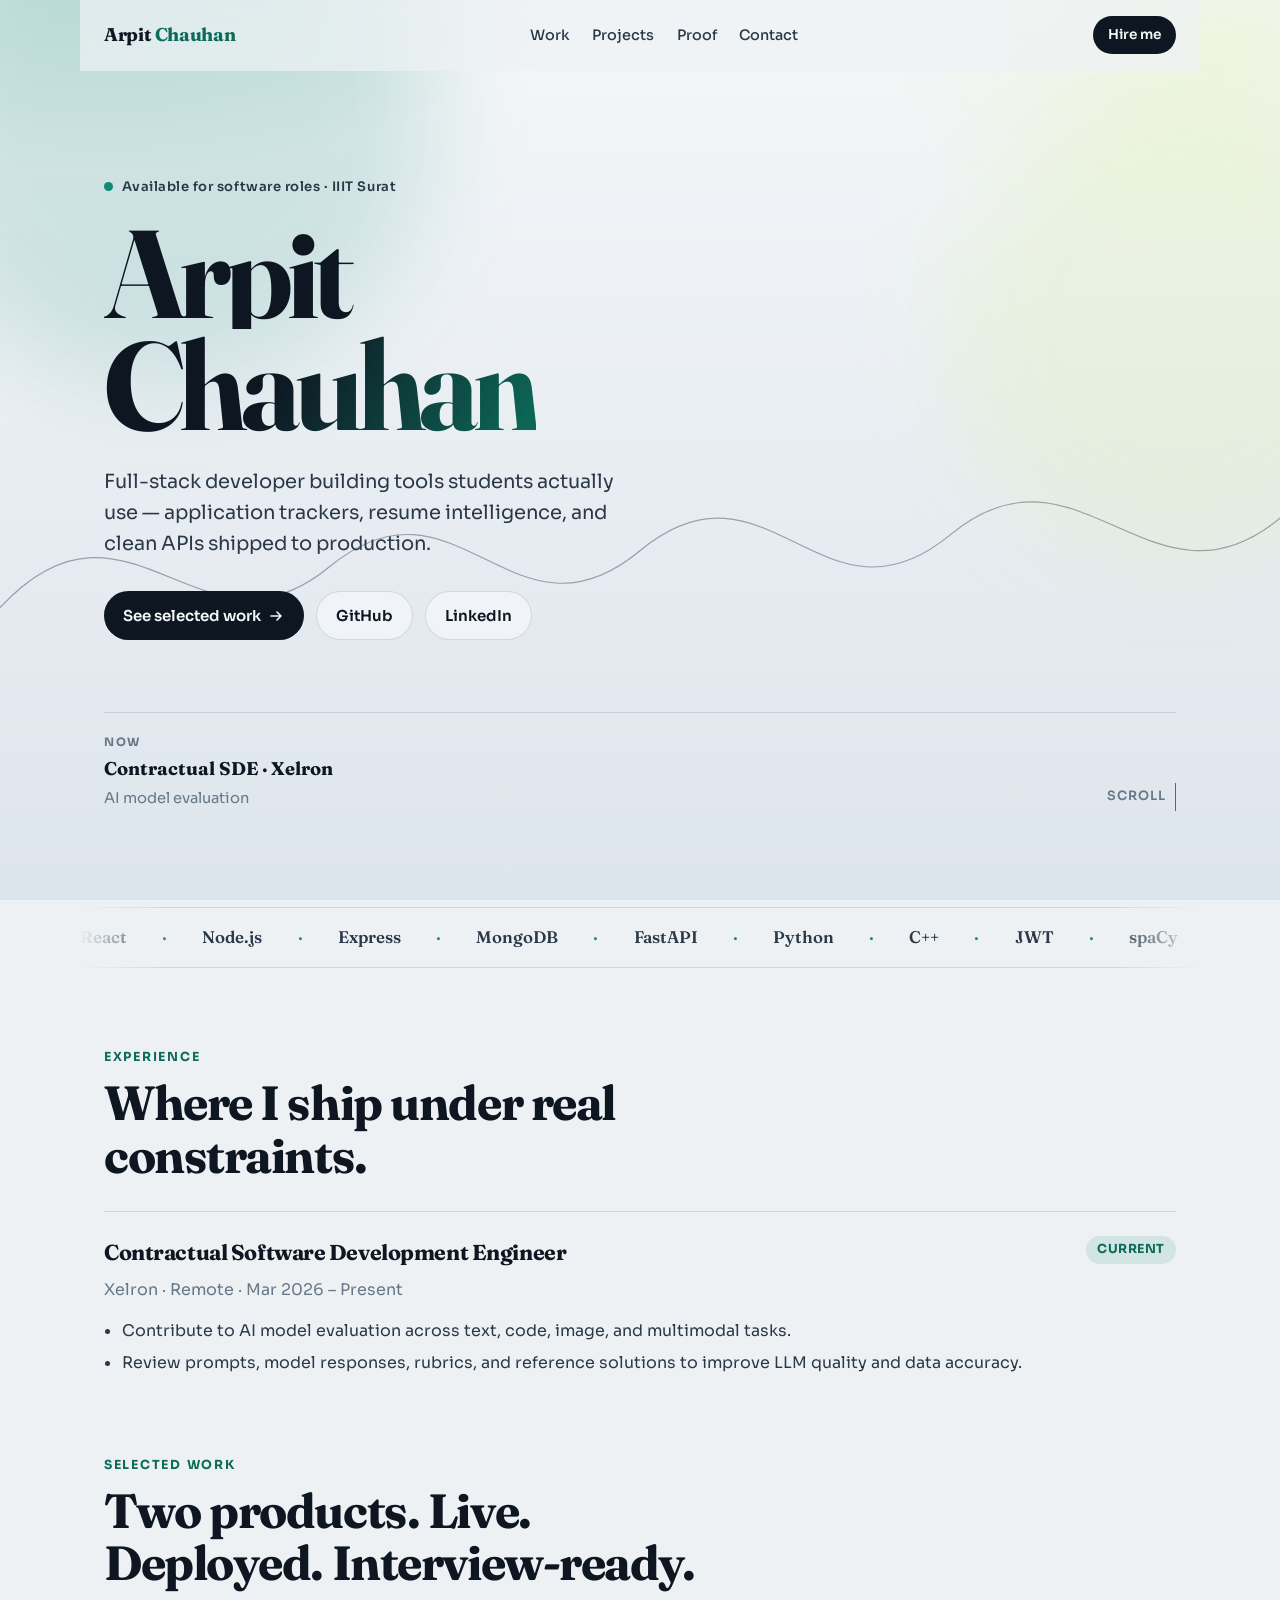
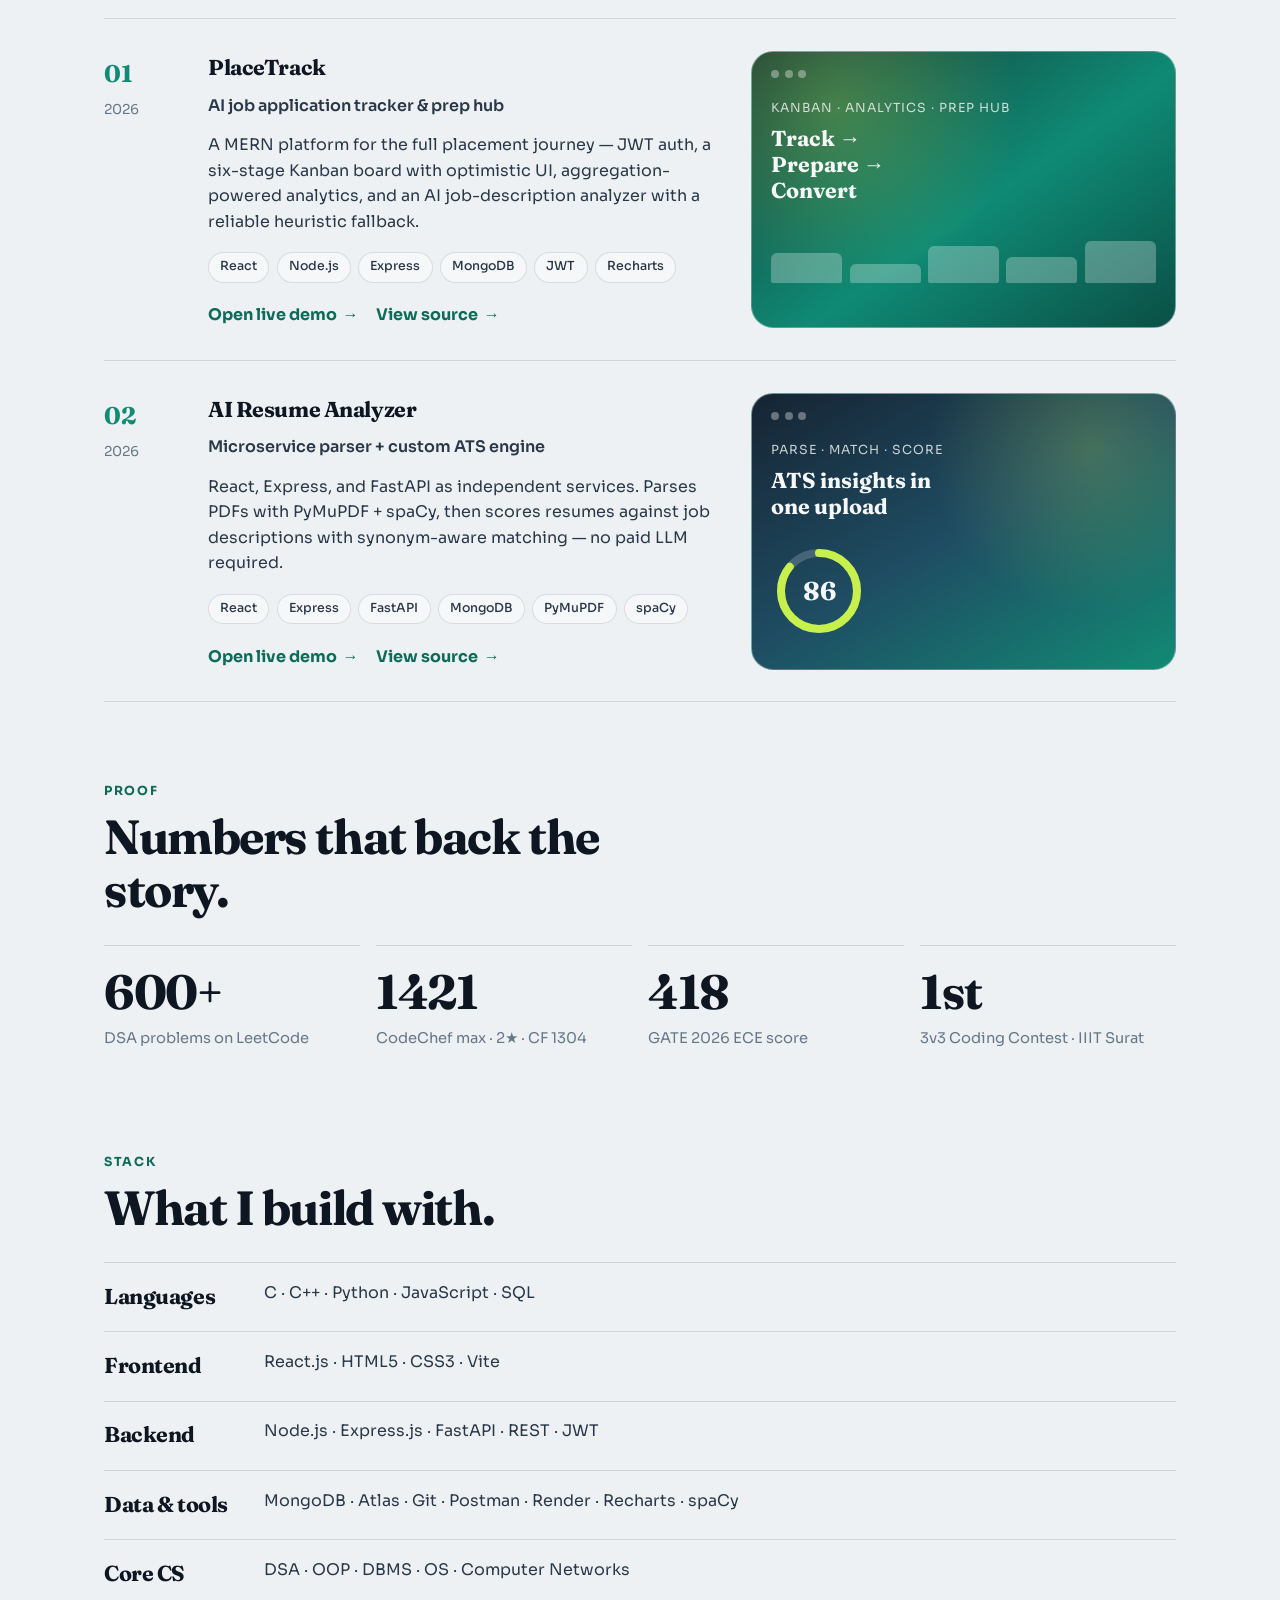
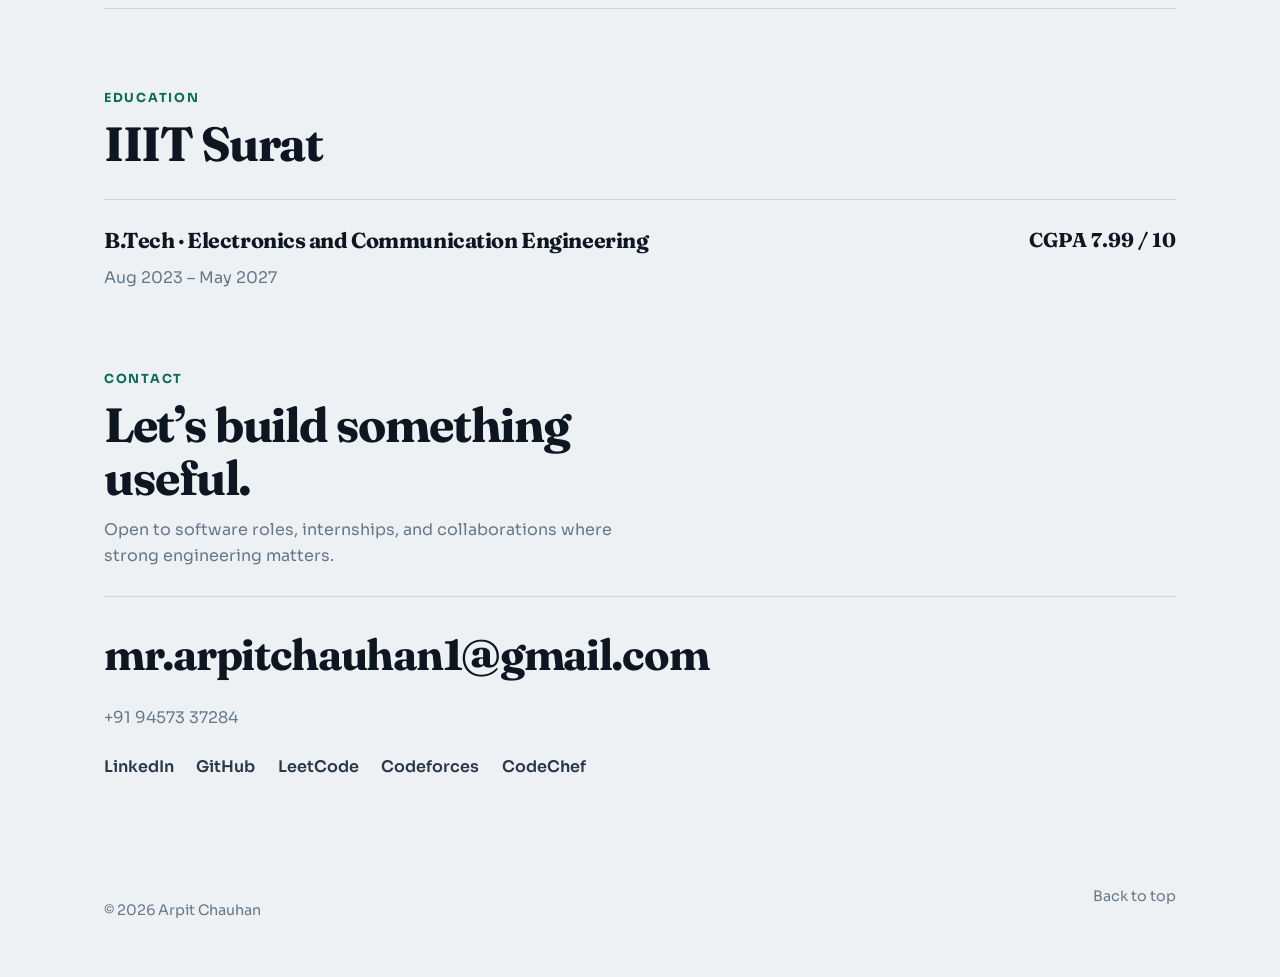
<file: index.html>
<!DOCTYPE html>
<html lang="en">
<head>
  <meta charset="UTF-8" />
  <meta name="viewport" content="width=device-width, initial-scale=1.0" />
  <meta name="description" content="Arpit Chauhan — full-stack developer at IIIT Surat. Building placement tools, resume intelligence, and production MERN apps." />
  <meta name="author" content="Arpit Chauhan" />
  <meta property="og:title" content="Arpit Chauhan | Portfolio" />
  <meta property="og:description" content="Full-stack developer · IIIT Surat · PlaceTrack · AI Resume Analyzer" />
  <meta property="og:type" content="website" />
  <title>Arpit Chauhan | Portfolio</title>
  <link rel="icon" href="favicon.svg" type="image/svg+xml" />
  <link rel="preconnect" href="https://fonts.googleapis.com" />
  <link rel="preconnect" href="https://fonts.gstatic.com" crossorigin />
  <link href="https://fonts.googleapis.com/css2?family=Fraunces:opsz,wght@9..144,600;9..144,700&family=Sora:wght@400;500;600;700&display=swap" rel="stylesheet" />
  <link rel="stylesheet" href="styles.css" />
</head>
<body>
  <div class="progress" aria-hidden="true"><span class="progress-bar"></span></div>

  <div class="atmosphere" aria-hidden="true">
    <div class="orb orb-a"></div>
    <div class="orb orb-b"></div>
    <svg class="signal" viewBox="0 0 1400 420" preserveAspectRatio="none">
      <path class="signal-path" d="M0,260 C140,90 220,340 360,210 C500,80 560,320 700,190 C840,60 900,300 1040,170 C1180,40 1260,280 1400,150" />
    </svg>
  </div>

  <header class="site-header">
    <a class="logo" href="#top" aria-label="Arpit Chauhan home">
      Arpit <span>Chauhan</span>
    </a>
    <nav class="nav" aria-label="Primary">
      <a href="#work">Work</a>
      <a href="#projects">Projects</a>
      <a href="#proof">Proof</a>
      <a href="#contact">Contact</a>
    </nav>
    <div class="header-right">
      <a class="nav-cta" href="mailto:mr.arpitchauhan1@gmail.com">Hire me</a>
      <button class="menu-toggle" type="button" aria-expanded="false" aria-controls="mobile-nav" aria-label="Open menu">
        <span></span><span></span>
      </button>
    </div>
  </header>

  <nav id="mobile-nav" class="mobile-nav" hidden>
    <a href="#work">Work</a>
    <a href="#projects">Projects</a>
    <a href="#proof">Proof</a>
    <a href="#skills">Skills</a>
    <a href="#contact">Contact</a>
    <a class="mobile-cta" href="mailto:mr.arpitchauhan1@gmail.com">Hire me</a>
  </nav>

  <main id="top">
    <section class="hero">
      <p class="hero-kicker">
        <span class="status-dot" aria-hidden="true"></span>
        Available for software roles · IIIT Surat
      </p>

      <h1 class="hero-name" aria-label="Arpit Chauhan">
        <span class="line"><span class="word">Arpit</span></span>
        <span class="line"><span class="word accent">Chauhan</span></span>
      </h1>

      <p class="hero-lead">
        Full-stack developer building tools students actually use —
        application trackers, resume intelligence, and clean APIs shipped to production.
      </p>

      <div class="hero-actions">
        <a class="btn btn-primary" href="#projects">
          <span>See selected work</span>
          <svg width="16" height="16" viewBox="0 0 16 16" fill="none" aria-hidden="true">
            <path d="M3 8h10M9 4l4 4-4 4" stroke="currentColor" stroke-width="1.6" stroke-linecap="round" stroke-linejoin="round"/>
          </svg>
        </a>
        <a class="btn btn-ghost" href="https://github.com/arpitchauhan19" target="_blank" rel="noopener noreferrer">GitHub</a>
        <a class="btn btn-ghost" href="https://www.linkedin.com/in/arpit-chauhan-0010152a1/" target="_blank" rel="noopener noreferrer">LinkedIn</a>
      </div>

      <div class="hero-floor">
        <div class="hero-now">
          <span>Now</span>
          <strong>Contractual SDE · Xelron</strong>
          <em>AI model evaluation</em>
        </div>
        <a class="scroll-hint" href="#work" aria-label="Scroll to work">
          <span>Scroll</span>
          <i></i>
        </a>
      </div>
    </section>

    <div class="marquee" aria-hidden="true">
      <div class="marquee-track">
        <span>React</span><span>Node.js</span><span>Express</span><span>MongoDB</span><span>FastAPI</span><span>Python</span><span>C++</span><span>JWT</span><span>spaCy</span><span>Render</span>
        <span>React</span><span>Node.js</span><span>Express</span><span>MongoDB</span><span>FastAPI</span><span>Python</span><span>C++</span><span>JWT</span><span>spaCy</span><span>Render</span>
      </div>
    </div>

    <section id="work" class="section">
      <div class="section-head reveal">
        <p class="eyebrow">Experience</p>
        <h2>Where I ship under real constraints.</h2>
      </div>
      <article class="experience reveal">
        <div class="experience-top">
          <div>
            <h3>Contractual Software Development Engineer</h3>
            <p class="org">Xelron · Remote · Mar 2026 – Present</p>
          </div>
          <span class="badge">Current</span>
        </div>
        <ul>
          <li>Contribute to AI model evaluation across text, code, image, and multimodal tasks.</li>
          <li>Review prompts, model responses, rubrics, and reference solutions to improve LLM quality and data accuracy.</li>
        </ul>
      </article>
    </section>

    <section id="projects" class="section projects">
      <div class="section-head reveal">
        <p class="eyebrow">Selected work</p>
        <h2>Two products. Live. Deployed. Interview-ready.</h2>
      </div>

      <article class="project reveal" data-tilt>
        <div class="project-meta">
          <span class="project-index">01</span>
          <span class="project-year">2026</span>
        </div>
        <div class="project-main">
          <h3>PlaceTrack</h3>
          <p class="project-tagline">AI job application tracker &amp; prep hub</p>
          <p class="project-desc">
            A MERN platform for the full placement journey — JWT auth, a six-stage Kanban board with optimistic UI,
            aggregation-powered analytics, and an AI job-description analyzer with a reliable heuristic fallback.
          </p>
          <ul class="tech">
            <li>React</li>
            <li>Node.js</li>
            <li>Express</li>
            <li>MongoDB</li>
            <li>JWT</li>
            <li>Recharts</li>
          </ul>
          <div class="project-links">
            <a class="link-arrow" href="https://placetrack-4xfz.onrender.com" target="_blank" rel="noopener noreferrer">Open live demo</a>
            <a class="link-arrow" href="https://github.com/arpitchauhan19/placetrack" target="_blank" rel="noopener noreferrer">View source</a>
          </div>
        </div>
        <div class="project-preview" aria-hidden="true">
          <div class="preview-frame preview-a">
            <div class="preview-chrome"><i></i><i></i><i></i></div>
            <span>Kanban · Analytics · Prep Hub</span>
            <strong>Track → Prepare → Convert</strong>
            <div class="preview-bars">
              <span style="--h:62%"></span>
              <span style="--h:40%"></span>
              <span style="--h:78%"></span>
              <span style="--h:54%"></span>
              <span style="--h:88%"></span>
            </div>
          </div>
        </div>
      </article>

      <article class="project reveal" data-tilt>
        <div class="project-meta">
          <span class="project-index">02</span>
          <span class="project-year">2026</span>
        </div>
        <div class="project-main">
          <h3>AI Resume Analyzer</h3>
          <p class="project-tagline">Microservice parser + custom ATS engine</p>
          <p class="project-desc">
            React, Express, and FastAPI as independent services. Parses PDFs with PyMuPDF + spaCy,
            then scores resumes against job descriptions with synonym-aware matching — no paid LLM required.
          </p>
          <ul class="tech">
            <li>React</li>
            <li>Express</li>
            <li>FastAPI</li>
            <li>MongoDB</li>
            <li>PyMuPDF</li>
            <li>spaCy</li>
          </ul>
          <div class="project-links">
            <a class="link-arrow" href="https://ai-resume-frontend-fv7v.onrender.com/" target="_blank" rel="noopener noreferrer">Open live demo</a>
            <a class="link-arrow" href="https://github.com/arpitchauhan19/AI-Resume-Analyzer" target="_blank" rel="noopener noreferrer">View source</a>
          </div>
        </div>
        <div class="project-preview" aria-hidden="true">
          <div class="preview-frame preview-b">
            <div class="preview-chrome"><i></i><i></i><i></i></div>
            <span>Parse · Match · Score</span>
            <strong>ATS insights in one upload</strong>
            <div class="score-ring">
              <svg viewBox="0 0 96 96">
                <circle cx="48" cy="48" r="38" class="ring-bg"></circle>
                <circle cx="48" cy="48" r="38" class="ring-fg"></circle>
              </svg>
              <em>86</em>
            </div>
          </div>
        </div>
      </article>
    </section>

    <section id="proof" class="section">
      <div class="section-head reveal">
        <p class="eyebrow">Proof</p>
        <h2>Numbers that back the story.</h2>
      </div>
      <ul class="proof-grid">
        <li class="reveal">
          <strong data-count="600" data-suffix="+">0</strong>
          <span>DSA problems on LeetCode</span>
        </li>
        <li class="reveal">
          <strong data-count="1421">0</strong>
          <span>CodeChef max · 2★ · CF 1304</span>
        </li>
        <li class="reveal">
          <strong data-count="418">0</strong>
          <span>GATE 2026 ECE score</span>
        </li>
        <li class="reveal">
          <strong data-count="1" data-suffix="st">0</strong>
          <span>3v3 Coding Contest · IIIT Surat</span>
        </li>
      </ul>
    </section>

    <section id="skills" class="section">
      <div class="section-head reveal">
        <p class="eyebrow">Stack</p>
        <h2>What I build with.</h2>
      </div>
      <div class="skills-rows reveal">
        <div class="skill-row"><h3>Languages</h3><p>C · C++ · Python · JavaScript · SQL</p></div>
        <div class="skill-row"><h3>Frontend</h3><p>React.js · HTML5 · CSS3 · Vite</p></div>
        <div class="skill-row"><h3>Backend</h3><p>Node.js · Express.js · FastAPI · REST · JWT</p></div>
        <div class="skill-row"><h3>Data &amp; tools</h3><p>MongoDB · Atlas · Git · Postman · Render · Recharts · spaCy</p></div>
        <div class="skill-row"><h3>Core CS</h3><p>DSA · OOP · DBMS · OS · Computer Networks</p></div>
      </div>
    </section>

    <section id="education" class="section">
      <div class="section-head reveal">
        <p class="eyebrow">Education</p>
        <h2>IIIT Surat</h2>
      </div>
      <article class="education reveal">
        <div>
          <h3>B.Tech · Electronics and Communication Engineering</h3>
          <p>Aug 2023 – May 2027</p>
        </div>
        <strong class="gpa">CGPA 7.99 / 10</strong>
      </article>
    </section>

    <section id="contact" class="section contact">
      <div class="section-head reveal">
        <p class="eyebrow">Contact</p>
        <h2>Let’s build something useful.</h2>
        <p class="section-lead">Open to software roles, internships, and collaborations where strong engineering matters.</p>
      </div>
      <div class="contact-block reveal">
        <a class="contact-email" href="mailto:mr.arpitchauhan1@gmail.com">mr.arpitchauhan1@gmail.com</a>
        <p class="contact-phone">+91 94573 37284</p>
        <div class="contact-links">
          <a href="https://www.linkedin.com/in/arpit-chauhan-0010152a1/" target="_blank" rel="noopener noreferrer">LinkedIn</a>
          <a href="https://github.com/arpitchauhan19" target="_blank" rel="noopener noreferrer">GitHub</a>
          <a href="https://leetcode.com/u/mrarpitchauhan/" target="_blank" rel="noopener noreferrer">LeetCode</a>
          <a href="https://codeforces.com/profile/Chauhan22" target="_blank" rel="noopener noreferrer">Codeforces</a>
          <a href="https://www.codechef.com/users/mrarpitchauhan" target="_blank" rel="noopener noreferrer">CodeChef</a>
        </div>
      </div>
    </section>
  </main>

  <footer class="site-footer">
    <p>© <span id="year"></span> Arpit Chauhan</p>
    <a href="#top">Back to top</a>
  </footer>

  <script src="script.js"></script>
</body>
</html>
</file>
<file: styles.css>
:root {
  --ink: #0e1621;
  --ink-soft: #2a3848;
  --muted: #667788;
  --fog: #edf1f4;
  --fog-2: #e2e8ee;
  --line: rgba(14, 22, 33, 0.12);
  --accent: #128a74;
  --accent-deep: #0d6b5a;
  --lime: #c8f04d;
  --max: 1120px;
  --font-display: "Fraunces", Georgia, serif;
  --font-body: "Sora", sans-serif;
}

*,
*::before,
*::after {
  box-sizing: border-box;
}

html {
  scroll-behavior: smooth;
}

body {
  margin: 0;
  min-height: 100vh;
  font-family: var(--font-body);
  color: var(--ink);
  background: var(--fog);
  line-height: 1.6;
  overflow-x: hidden;
}

body.menu-open {
  overflow: hidden;
}

a {
  color: inherit;
  text-decoration: none;
}

button {
  font: inherit;
  border: 0;
  background: none;
  color: inherit;
  cursor: pointer;
}

::selection {
  background: rgba(18, 138, 116, 0.22);
  color: var(--ink);
}

/* —— Atmosphere —— */
.atmosphere {
  position: fixed;
  inset: 0;
  z-index: -1;
  pointer-events: none;
  overflow: hidden;
  background:
    radial-gradient(ellipse 70% 50% at 8% -8%, rgba(18, 138, 116, 0.18), transparent 55%),
    radial-gradient(ellipse 55% 45% at 95% 5%, rgba(200, 240, 77, 0.14), transparent 50%),
    linear-gradient(180deg, #f5f7f9 0%, #e9eef3 48%, #dde5ec 100%);
}

.orb {
  position: absolute;
  border-radius: 50%;
  filter: blur(50px);
  opacity: 0.55;
  animation: drift 16s ease-in-out infinite alternate;
}

.orb-a {
  width: 42vw;
  height: 42vw;
  top: -12vw;
  left: -8vw;
  background: rgba(18, 138, 116, 0.28);
}

.orb-b {
  width: 36vw;
  height: 36vw;
  top: 8vw;
  right: -10vw;
  background: rgba(200, 240, 77, 0.22);
  animation-delay: -6s;
}

.signal {
  position: absolute;
  left: 0;
  right: 0;
  bottom: 18%;
  width: 100%;
  height: 38vh;
  opacity: 0.35;
}

.signal-path {
  fill: none;
  stroke: var(--ink);
  stroke-width: 1.4;
  stroke-linecap: round;
  stroke-dasharray: 1800;
  stroke-dashoffset: 1800;
  animation: draw-signal 2.8s ease forwards 0.4s, pulse-signal 8s ease-in-out infinite 3.2s;
}

@keyframes drift {
  from { transform: translate3d(0, 0, 0) scale(1); }
  to { transform: translate3d(4%, 6%, 0) scale(1.08); }
}

@keyframes draw-signal {
  to { stroke-dashoffset: 0; }
}

@keyframes pulse-signal {
  0%, 100% { opacity: 0.28; }
  50% { opacity: 0.5; }
}

/* —— Progress —— */
.progress {
  position: fixed;
  top: 0;
  left: 0;
  width: 100%;
  height: 3px;
  z-index: 100;
  background: transparent;
}

.progress-bar {
  display: block;
  height: 100%;
  width: 0%;
  background: linear-gradient(90deg, var(--accent), var(--lime));
  transform-origin: left;
}

/* —— Header —— */
.site-header {
  position: sticky;
  top: 0;
  z-index: 60;
  display: flex;
  align-items: center;
  justify-content: space-between;
  gap: 1rem;
  max-width: var(--max);
  margin: 0 auto;
  padding: 1rem 1.5rem;
  backdrop-filter: blur(16px);
  background: rgba(237, 241, 244, 0.72);
  border-bottom: 1px solid transparent;
  transition: border-color 0.25s ease, background 0.25s ease;
}

.site-header.is-scrolled {
  border-bottom-color: var(--line);
  background: rgba(237, 241, 244, 0.9);
}

.logo {
  font-family: var(--font-display);
  font-weight: 700;
  font-size: 1.15rem;
  letter-spacing: -0.02em;
}

.logo span {
  color: var(--accent-deep);
}

.nav {
  display: flex;
  gap: 1.4rem;
}

.nav a {
  position: relative;
  font-size: 0.9rem;
  font-weight: 500;
  color: var(--ink-soft);
}

.nav a::after {
  content: "";
  position: absolute;
  left: 0;
  bottom: -0.3rem;
  width: 100%;
  height: 2px;
  background: var(--accent);
  transform: scaleX(0);
  transform-origin: left;
  transition: transform 0.25s ease;
}

.nav a:hover::after,
.nav a:focus-visible::after {
  transform: scaleX(1);
}

.header-right {
  display: flex;
  align-items: center;
  gap: 0.75rem;
}

.nav-cta {
  display: inline-flex;
  align-items: center;
  min-height: 2.4rem;
  padding: 0.45rem 0.95rem;
  border-radius: 999px;
  background: var(--ink);
  color: #f4f8f7;
  font-size: 0.85rem;
  font-weight: 600;
  transition: transform 0.2s ease, background 0.2s ease;
}

.nav-cta:hover {
  background: var(--accent-deep);
  transform: translateY(-1px);
}

.menu-toggle {
  display: none;
  width: 2.4rem;
  height: 2.4rem;
  place-items: center;
  gap: 5px;
  flex-direction: column;
}

.menu-toggle span {
  display: block;
  width: 18px;
  height: 2px;
  background: var(--ink);
  transition: transform 0.25s ease, opacity 0.25s ease;
}

.menu-toggle[aria-expanded="true"] span:first-child {
  transform: translateY(3.5px) rotate(45deg);
}

.menu-toggle[aria-expanded="true"] span:last-child {
  transform: translateY(-3.5px) rotate(-45deg);
}

.mobile-nav {
  position: fixed;
  inset: 64px 0 0;
  z-index: 55;
  display: grid;
  align-content: start;
  gap: 0.35rem;
  padding: 1.5rem;
  background: rgba(237, 241, 244, 0.97);
  backdrop-filter: blur(18px);
}

.mobile-nav[hidden] {
  display: none;
}

.mobile-nav a {
  padding: 0.9rem 0.2rem;
  font-size: 1.35rem;
  font-family: var(--font-display);
  font-weight: 600;
  border-bottom: 1px solid var(--line);
}

.mobile-cta {
  margin-top: 0.75rem;
  color: var(--accent-deep) !important;
  border-bottom: 0 !important;
}

main {
  max-width: var(--max);
  margin: 0 auto;
  padding: 0 1.5rem 5rem;
}

/* —— Hero —— */
.hero {
  min-height: calc(100vh - 72px);
  display: flex;
  flex-direction: column;
  justify-content: center;
  padding: 3.5rem 0 2.5rem;
}

.hero-kicker {
  display: inline-flex;
  align-items: center;
  gap: 0.55rem;
  margin: 0 0 1.25rem;
  font-size: 0.82rem;
  font-weight: 600;
  letter-spacing: 0.04em;
  color: var(--ink-soft);
  opacity: 0;
  animation: fade-up 0.7s ease forwards 0.1s;
}

.status-dot {
  width: 0.55rem;
  height: 0.55rem;
  border-radius: 50%;
  background: var(--accent);
  box-shadow: 0 0 0 0 rgba(18, 138, 116, 0.45);
  animation: pulse-dot 2s ease-in-out infinite;
}

@keyframes pulse-dot {
  0%, 100% { box-shadow: 0 0 0 0 rgba(18, 138, 116, 0.4); }
  50% { box-shadow: 0 0 0 8px rgba(18, 138, 116, 0); }
}

.hero-name {
  margin: 0;
  font-family: var(--font-display);
  font-size: clamp(4rem, 13vw, 7.8rem);
  font-weight: 700;
  line-height: 0.9;
  letter-spacing: -0.045em;
}

.hero-name .line {
  display: block;
  overflow: hidden;
}

.hero-name .word {
  display: inline-block;
  transform: translateY(110%);
  animation: rise-word 0.9s cubic-bezier(0.22, 1, 0.36, 1) forwards;
}

.hero-name .line:nth-child(2) .word {
  animation-delay: 0.12s;
}

.hero-name .accent {
  background: linear-gradient(120deg, var(--ink) 40%, var(--accent-deep) 100%);
  -webkit-background-clip: text;
  background-clip: text;
  color: transparent;
}

.hero-lead {
  margin: 1.5rem 0 0;
  max-width: 34rem;
  font-size: clamp(1.05rem, 2.1vw, 1.22rem);
  color: var(--ink-soft);
  opacity: 0;
  animation: fade-up 0.75s ease forwards 0.35s;
}

.hero-actions {
  display: flex;
  flex-wrap: wrap;
  gap: 0.75rem;
  margin-top: 2rem;
  opacity: 0;
  animation: fade-up 0.75s ease forwards 0.48s;
}

.btn {
  display: inline-flex;
  align-items: center;
  justify-content: center;
  gap: 0.45rem;
  min-height: 2.95rem;
  padding: 0.7rem 1.2rem;
  border-radius: 999px;
  font-weight: 600;
  font-size: 0.94rem;
  transition: transform 0.2s ease, background 0.2s ease, border-color 0.2s ease;
}

.btn:hover {
  transform: translateY(-2px);
}

.btn-primary {
  background: var(--ink);
  color: #f4f8f7;
}

.btn-primary:hover {
  background: var(--accent-deep);
}

.btn-ghost {
  border: 1px solid var(--line);
  background: rgba(255, 255, 255, 0.45);
}

.btn-ghost:hover {
  border-color: var(--ink);
}

.hero-floor {
  display: flex;
  align-items: flex-end;
  justify-content: space-between;
  gap: 1.5rem;
  margin-top: clamp(3rem, 8vh, 5rem);
  padding-top: 1.25rem;
  border-top: 1px solid var(--line);
  opacity: 0;
  animation: fade-up 0.75s ease forwards 0.62s;
}

.hero-now {
  display: grid;
  gap: 0.2rem;
}

.hero-now span {
  font-size: 0.72rem;
  font-weight: 700;
  letter-spacing: 0.14em;
  text-transform: uppercase;
  color: var(--muted);
}

.hero-now strong {
  font-family: var(--font-display);
  font-size: 1.15rem;
  font-weight: 700;
}

.hero-now em {
  font-style: normal;
  color: var(--muted);
  font-size: 0.92rem;
}

.scroll-hint {
  display: inline-flex;
  align-items: center;
  gap: 0.55rem;
  font-size: 0.8rem;
  font-weight: 600;
  letter-spacing: 0.08em;
  text-transform: uppercase;
  color: var(--muted);
}

.scroll-hint i {
  width: 1px;
  height: 28px;
  background: var(--accent);
  animation: scroll-line 1.4s ease-in-out infinite;
}

@keyframes scroll-line {
  0%, 100% { transform: scaleY(0.45); opacity: 0.4; }
  50% { transform: scaleY(1); opacity: 1; }
}

@keyframes rise-word {
  to { transform: translateY(0); }
}

@keyframes fade-up {
  from { opacity: 0; transform: translateY(18px); }
  to { opacity: 1; transform: translateY(0); }
}

/* —— Marquee —— */
.marquee {
  margin: 0.5rem -1.5rem 0;
  padding: 1rem 0;
  border-block: 1px solid var(--line);
  overflow: hidden;
  mask-image: linear-gradient(90deg, transparent, black 8%, black 92%, transparent);
}

.marquee-track {
  display: flex;
  width: max-content;
  gap: 2.2rem;
  animation: marquee 28s linear infinite;
}

.marquee-track span {
  font-family: var(--font-display);
  font-size: 1.05rem;
  font-weight: 600;
  color: var(--ink-soft);
  white-space: nowrap;
}

.marquee-track span::after {
  content: "·";
  margin-left: 2.2rem;
  color: var(--accent);
}

@keyframes marquee {
  to { transform: translateX(-50%); }
}

/* —— Sections —— */
.section {
  padding: 5rem 0 0;
}

.section-head {
  margin-bottom: 1.75rem;
  max-width: 38rem;
}

.eyebrow {
  margin: 0 0 0.55rem;
  font-size: 0.78rem;
  font-weight: 700;
  letter-spacing: 0.14em;
  text-transform: uppercase;
  color: var(--accent-deep);
}

.section-head h2 {
  margin: 0;
  font-family: var(--font-display);
  font-size: clamp(2rem, 4.4vw, 3rem);
  line-height: 1.1;
  letter-spacing: -0.03em;
}

.section-lead {
  margin: 0.8rem 0 0;
  color: var(--muted);
  max-width: 34rem;
}

.experience,
.education {
  padding: 1.5rem 0 0;
  border-top: 1px solid var(--line);
}

.experience-top,
.education {
  display: flex;
  justify-content: space-between;
  gap: 1.25rem;
  align-items: flex-start;
}

.experience h3,
.education h3,
.project h3,
.skill-row h3 {
  margin: 0;
  font-family: var(--font-display);
  font-size: 1.35rem;
  letter-spacing: -0.02em;
}

.org,
.education p {
  margin: 0.4rem 0 0;
  color: var(--muted);
}

.badge {
  display: inline-flex;
  align-items: center;
  min-height: 1.8rem;
  padding: 0.2rem 0.7rem;
  border-radius: 999px;
  background: rgba(18, 138, 116, 0.12);
  color: var(--accent-deep);
  font-size: 0.78rem;
  font-weight: 700;
  letter-spacing: 0.04em;
  text-transform: uppercase;
}

.experience ul {
  margin: 1rem 0 0;
  padding-left: 1.15rem;
  color: var(--ink-soft);
}

.experience li + li {
  margin-top: 0.4rem;
}

.gpa {
  font-family: var(--font-display);
  font-size: 1.25rem;
  white-space: nowrap;
}

/* —— Projects —— */
.project {
  display: grid;
  grid-template-columns: 5rem 1.1fr 0.9fr;
  gap: 1.5rem;
  padding: 2rem 0;
  border-top: 1px solid var(--line);
  transition: background 0.25s ease;
}

.project:last-of-type {
  border-bottom: 1px solid var(--line);
}

.project-meta {
  display: grid;
  gap: 0.35rem;
  align-content: start;
  padding-top: 0.25rem;
}

.project-index {
  font-family: var(--font-display);
  font-size: 1.5rem;
  font-weight: 700;
  color: var(--accent);
}

.project-year {
  color: var(--muted);
  font-size: 0.85rem;
}

.project-tagline {
  margin: 0.45rem 0 0.85rem;
  font-weight: 600;
  color: var(--ink-soft);
}

.project-desc {
  margin: 0;
  color: var(--ink-soft);
  max-width: 40rem;
}

.tech {
  display: flex;
  flex-wrap: wrap;
  gap: 0.45rem;
  list-style: none;
  margin: 1.1rem 0 0;
  padding: 0;
}

.tech li {
  padding: 0.28rem 0.7rem;
  border: 1px solid var(--line);
  border-radius: 999px;
  font-size: 0.78rem;
  font-weight: 500;
  color: var(--ink-soft);
  background: rgba(255, 255, 255, 0.45);
}

.project-links {
  display: flex;
  flex-wrap: wrap;
  gap: 1.1rem;
  margin-top: 1.2rem;
}

.link-arrow {
  position: relative;
  font-weight: 700;
  color: var(--accent-deep);
}

.link-arrow::after {
  content: "→";
  margin-left: 0.35rem;
  display: inline-block;
  transition: transform 0.2s ease;
}

.link-arrow:hover::after {
  transform: translateX(4px);
}

.project-preview {
  display: flex;
  align-items: stretch;
}

.preview-frame {
  position: relative;
  width: 100%;
  min-height: 220px;
  padding: 1.15rem 1.2rem 1.3rem;
  border-radius: 22px;
  border: 1px solid rgba(255, 255, 255, 0.35);
  overflow: hidden;
  display: grid;
  align-content: start;
  gap: 0.45rem;
  color: #f5f8f7;
  transform: perspective(900px) rotateX(0deg) rotateY(0deg);
  transition: transform 0.35s ease, box-shadow 0.35s ease;
}

.preview-a {
  background:
    radial-gradient(circle at 20% 20%, rgba(200, 240, 77, 0.28), transparent 45%),
    linear-gradient(145deg, #163a36 0%, #0f8a74 55%, #0b4f46 100%);
}

.preview-b {
  background:
    radial-gradient(circle at 80% 20%, rgba(200, 240, 77, 0.22), transparent 40%),
    linear-gradient(150deg, #162433 0%, #1f4d63 50%, #128a74 100%);
}

.project:hover .preview-frame {
  box-shadow: 0 22px 50px rgba(14, 22, 33, 0.18);
}

.preview-chrome {
  display: flex;
  gap: 0.35rem;
  margin-bottom: 0.85rem;
}

.preview-chrome i {
  width: 8px;
  height: 8px;
  border-radius: 50%;
  background: rgba(255, 255, 255, 0.35);
}

.preview-frame span {
  font-size: 0.78rem;
  letter-spacing: 0.08em;
  text-transform: uppercase;
  opacity: 0.8;
}

.preview-frame strong {
  font-family: var(--font-display);
  font-size: 1.35rem;
  line-height: 1.2;
  max-width: 12ch;
}

.preview-bars {
  display: flex;
  align-items: flex-end;
  gap: 0.45rem;
  height: 72px;
  margin-top: auto;
  padding-top: 1.5rem;
}

.preview-bars span {
  flex: 1;
  height: var(--h);
  border-radius: 6px 6px 2px 2px;
  background: rgba(255, 255, 255, 0.28);
  transform-origin: bottom;
  animation: bar-grow 1.2s ease forwards;
}

.score-ring {
  position: relative;
  width: 96px;
  height: 96px;
  margin-top: 1rem;
}

.score-ring svg {
  width: 100%;
  height: 100%;
  transform: rotate(-90deg);
}

.ring-bg {
  fill: none;
  stroke: rgba(255, 255, 255, 0.18);
  stroke-width: 8;
}

.ring-fg {
  fill: none;
  stroke: var(--lime);
  stroke-width: 8;
  stroke-linecap: round;
  stroke-dasharray: 239;
  stroke-dashoffset: 239;
  animation: ring-draw 1.4s ease forwards 0.2s;
}

.score-ring em {
  position: absolute;
  inset: 0;
  display: grid;
  place-items: center;
  font-family: var(--font-display);
  font-style: normal;
  font-size: 1.6rem;
  font-weight: 700;
}

@keyframes bar-grow {
  from { transform: scaleY(0.2); opacity: 0.4; }
  to { transform: scaleY(1); opacity: 1; }
}

@keyframes ring-draw {
  to { stroke-dashoffset: 34; }
}

/* —— Proof —— */
.proof-grid {
  list-style: none;
  margin: 0;
  padding: 0;
  display: grid;
  grid-template-columns: repeat(4, minmax(0, 1fr));
  gap: 1rem;
}

.proof-grid li {
  padding: 1.4rem 0;
  border-top: 1px solid var(--line);
}

.proof-grid strong {
  display: block;
  font-family: var(--font-display);
  font-size: clamp(2.2rem, 4vw, 3rem);
  letter-spacing: -0.03em;
  line-height: 1;
  margin-bottom: 0.55rem;
}

.proof-grid span {
  color: var(--muted);
  font-size: 0.92rem;
}

/* —— Skills —— */
.skills-rows {
  border-top: 1px solid var(--line);
}

.skill-row {
  display: grid;
  grid-template-columns: 9rem 1fr;
  gap: 1rem;
  padding: 1.05rem 0;
  border-bottom: 1px solid var(--line);
}

.skill-row p {
  margin: 0;
  color: var(--ink-soft);
}

/* —— Contact —— */
.contact-block {
  padding-top: 1.4rem;
  border-top: 1px solid var(--line);
}

.contact-email {
  display: inline-block;
  font-family: var(--font-display);
  font-size: clamp(1.7rem, 4.5vw, 2.7rem);
  font-weight: 700;
  letter-spacing: -0.03em;
  border-bottom: 2px solid transparent;
  transition: color 0.2s ease, border-color 0.2s ease;
}

.contact-email:hover {
  color: var(--accent-deep);
  border-bottom-color: var(--accent);
}

.contact-phone {
  margin: 0.85rem 0 0;
  color: var(--muted);
}

.contact-links {
  display: flex;
  flex-wrap: wrap;
  gap: 1rem 1.4rem;
  margin-top: 1.5rem;
}

.contact-links a {
  font-weight: 600;
  color: var(--ink-soft);
  border-bottom: 1px solid transparent;
  transition: color 0.2s ease, border-color 0.2s ease;
}

.contact-links a:hover {
  color: var(--accent-deep);
  border-bottom-color: var(--accent);
}

.site-footer {
  max-width: var(--max);
  margin: 0 auto;
  padding: 1.5rem 1.5rem 2.5rem;
  display: flex;
  justify-content: space-between;
  gap: 1rem;
  color: var(--muted);
  font-size: 0.9rem;
}

.site-footer a:hover {
  color: var(--accent-deep);
}

/* —— Reveal —— */
.reveal {
  opacity: 0;
  transform: translateY(28px);
  transition: opacity 0.75s ease, transform 0.75s ease;
}

.reveal.is-visible {
  opacity: 1;
  transform: translateY(0);
}

/* —— Responsive —— */
@media (max-width: 960px) {
  .project {
    grid-template-columns: 1fr;
    gap: 0.75rem;
  }

  .project-preview {
    order: -1;
  }

  .preview-frame {
    min-height: 180px;
  }

  .proof-grid {
    grid-template-columns: repeat(2, minmax(0, 1fr));
  }
}

@media (max-width: 820px) {
  .nav,
  .nav-cta {
    display: none;
  }

  .menu-toggle {
    display: inline-flex;
  }

  .skill-row {
    grid-template-columns: 1fr;
    gap: 0.3rem;
  }

  .experience-top,
  .education {
    flex-direction: column;
    gap: 0.7rem;
  }
}

@media (max-width: 560px) {
  .site-header,
  main,
  .site-footer {
    padding-left: 1.1rem;
    padding-right: 1.1rem;
  }

  .hero {
    min-height: auto;
    padding-top: 2.4rem;
  }

  .hero-actions {
    flex-direction: column;
    align-items: stretch;
  }

  .hero-floor {
    flex-direction: column;
    align-items: flex-start;
  }

  .proof-grid {
    grid-template-columns: 1fr;
  }

  .marquee {
    margin-left: -1.1rem;
    margin-right: -1.1rem;
  }
}

@media (prefers-reduced-motion: reduce) {
  html { scroll-behavior: auto; }
  .reveal,
  .hero-kicker,
  .hero-lead,
  .hero-actions,
  .hero-floor,
  .hero-name .word,
  .orb,
  .signal-path,
  .marquee-track,
  .status-dot,
  .scroll-hint i,
  .preview-bars span,
  .ring-fg {
    animation: none !important;
    transition: none !important;
    opacity: 1 !important;
    transform: none !important;
    stroke-dashoffset: 0 !important;
  }
  .ring-fg { stroke-dashoffset: 34 !important; }
}
</file>
